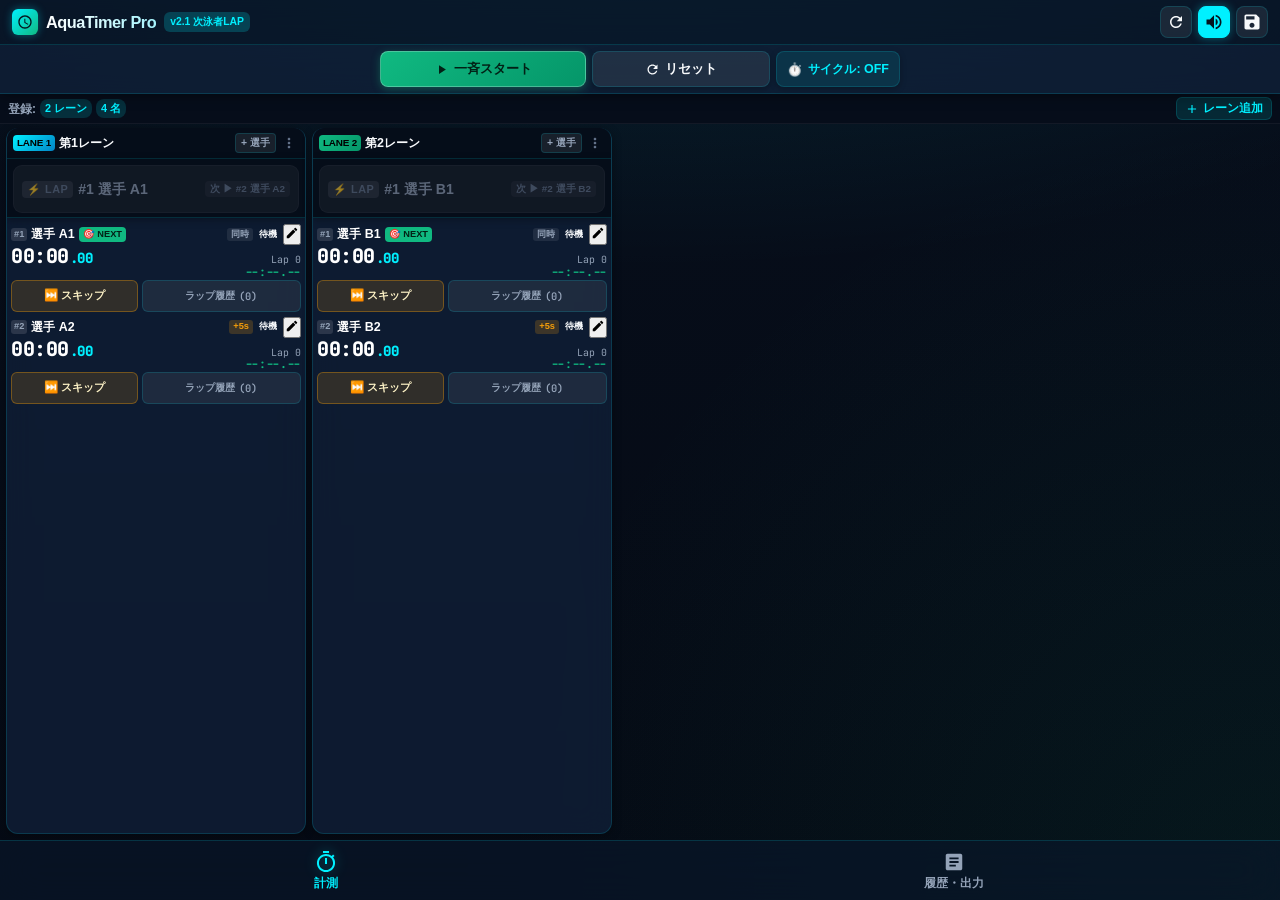
<file: index.html>
<!DOCTYPE html>
<html lang="ja">
<head>
  <meta charset="UTF-8">
  <meta name="viewport" content="width=device-width, initial-scale=1.0, maximum-scale=1.0, user-scalable=no, viewport-fit=cover">
  <title>AquaTimer Pro - 水泳ストップウォッチ</title>
  <meta name="description" content="水泳トレーニング用 複数レーン・複数人時間差計測対応 高精度ストップウォッチ">
  
  <!-- iOS Safari & PWA メタ設定 -->
  <meta name="apple-mobile-web-app-capable" content="yes">
  <meta name="apple-mobile-web-app-status-bar-style" content="black-translucent">
  <meta name="apple-mobile-web-app-title" content="AquaTimer">
  <meta name="theme-color" content="#060d1a">
  <link rel="manifest" href="manifest.json">
  <link rel="icon" type="image/svg+xml" href="assets/icon.svg">
  <link rel="apple-touch-icon" href="assets/icon.svg">

  <!-- Google Fonts: JetBrains Mono -->
  <link rel="preconnect" href="https://fonts.googleapis.com">
  <link rel="preconnect" href="https://fonts.gstatic.com" crossorigin>
  <link href="https://fonts.googleapis.com/css2?family=JetBrains+Mono:wght@400;600;700;800&family=Outfit:wght@400;600;700;800&display=swap" rel="stylesheet">

  <!-- スタイルシート (キャッシュバスター付与) -->
  <link rel="stylesheet" href="css/style.css?v=3.8">
  <link rel="stylesheet" href="css/timer.css?v=3.8">
  <link rel="stylesheet" href="css/history.css?v=3.8">
</head>
<body>
  <div id="app-container">
    
    <!-- アプリ最上部ヘッダー -->
    <header class="app-header">
      <div class="brand-wrapper">
        <div class="brand-icon">
          <svg viewBox="0 0 24 24">
            <path d="M12 2C6.48 2 2 6.48 2 12s4.48 10 10 10 10-4.48 10-10S17.52 2 12 2zm0 18c-4.41 0-8-3.59-8-8s3.59-8 8-8 8 3.59 8 8-3.59 8-8 8zm.5-13H11v6l5.25 3.15.75-1.23-4.5-2.67z"/>
          </svg>
        </div>
        <h1 class="brand-title">AquaTimer Pro</h1>
        <span style="font-size:0.65rem; background:rgba(0,240,255,0.2); color:var(--accent-cyan); padding:2px 6px; border-radius:6px; font-weight:800;">v2.1 次泳者LAP</span>
      </div>

      <div class="header-actions">
        <!-- キャッシュクリア＆最新化ボタン -->
        <button id="btn-force-refresh" class="icon-btn" title="最新状態に更新" aria-label="最新化">
          <svg viewBox="0 0 24 24" width="18" height="18" fill="currentColor">
            <path d="M17.65 6.35C16.2 4.9 14.21 4 12 4c-4.42 0-7.99 3.58-7.99 8s3.57 8 7.99 8c3.73 0 6.84-2.55 7.73-6h-2.08c-.82 2.33-3.04 4-5.65 4-3.31 0-6-2.69-6-6s2.69-6 6-6c1.66 0 3.14.69 4.22 1.78L13 11h7V4l-2.35 2.35z"/>
          </svg>
        </button>

        <!-- 音声ミュートトグル -->
        <button id="btn-toggle-sound" class="icon-btn active" title="効果音 ON/OFF" aria-label="効果音切り替え">
          <svg id="icon-sound-on" viewBox="0 0 24 24" width="20" height="20" fill="currentColor">
            <path d="M3 9v6h4l5 5V4L7 9H3zm13.5 3c0-1.77-1.02-3.29-2.5-4.03v8.05c1.48-.73 2.5-2.25 2.5-4.02zM14 3.23v2.06c2.89.86 5 3.54 5 6.71s-2.11 5.85-5 6.71v2.06c4.01-.91 7-4.49 7-8.77s-2.99-7.86-7-8.77z"/>
          </svg>
          <svg id="icon-sound-off" viewBox="0 0 24 24" width="20" height="20" fill="currentColor" style="display:none;">
            <path d="M16.5 12c0-1.77-1.02-3.29-2.5-4.03v2.21l2.45 2.45c.03-.2.05-.41.05-.63zm2.5 0c0 .94-.2 1.82-.54 2.64l1.51 1.51C20.63 14.91 21 13.5 21 12c0-4.28-2.99-7.86-7-8.77v2.06c2.89.86 5 3.54 5 6.71zM4.27 3L3 4.27 7.73 9H3v6h4l5 5v-6.73l4.25 4.25c-.67.52-1.42.93-2.25 1.18v2.06c1.38-.31 2.63-.95 3.69-1.81L19.73 21 21 19.73l-9-9L4.27 3zM12 4L9.91 6.09 12 8.18V4z"/>
          </svg>
        </button>

        <!-- セッション保存ボタン -->
        <button id="btn-header-save" class="icon-btn" title="現在の計測を保存" aria-label="計測保存">
          <svg viewBox="0 0 24 24" width="20" height="20" fill="currentColor">
            <path d="M17 3H5c-1.11 0-2 .9-2 2v14c0 1.1.89 2 2 2h14c1.1 0 2-.9 2-2V7l-4-4zm-5 16c-1.66 0-3-1.34-3-3s1.34-3 3-3 3 1.34 3 3-1.34 3-3 3zm3-10H5V5h10v4z"/>
          </svg>
        </button>
      </div>
    </header>

    <!-- メインビュー領域 -->
    <main class="main-view-container">

      <!-- ================= 画面1: メイン計測画面 (縦割りレイアウト) ================= -->
      <section id="view-timer" class="view-section active">
        
        <!-- 上部固定 一括コントロール ＆ サイクル設定 (スリム化) -->
        <div class="timer-header-panel">
          <!-- 一括操作ボタングループ -->
          <div class="main-controls-row">
            <!-- スタート / ストップ トグルボタン -->
            <button id="btn-main-toggle" class="main-btn main-btn-start" aria-label="一斉スタート">
              <svg viewBox="0 0 24 24" fill="currentColor">
                <path d="M8 5v14l11-7z"/>
              </svg>
              <span id="btn-main-toggle-text">一斉スタート</span>
            </button>

            <!-- 全員一括ラップボタン -->
            <button id="btn-main-lap-all" class="main-btn main-btn-lap-all" style="display:none;" aria-label="全員LAP">
              <svg viewBox="0 0 24 24" fill="currentColor">
                <path d="M12 2C6.48 2 2 6.48 2 12s4.48 10 10 10 10-4.48 10-10S17.52 2 12 2zm1 14h-2v-2h2v2zm0-4h-2V7h2v5z"/>
              </svg>
              <span>全員LAP</span>
            </button>

            <!-- リセットボタン -->
            <button id="btn-main-reset" class="main-btn main-btn-reset" aria-label="全リセット">
              <svg viewBox="0 0 24 24" fill="currentColor">
                <path d="M17.65 6.35C16.2 4.9 14.21 4 12 4c-4.42 0-7.99 3.58-7.99 8s3.57 8 7.99 8c3.73 0 6.84-2.55 7.73-6h-2.08c-.82 2.33-3.04 4-5.65 4-3.31 0-6-2.69-6-6s2.69-6 6-6c1.66 0 3.14.69 4.22 1.78L13 11h7V4l-2.35 2.35z"/>
              </svg>
              <span>リセット</span>
            </button>

            <!-- サイクル設定ボタン (コンパクト配置) -->
            <button id="btn-open-cycle-modal" class="cycle-pill-btn" title="サイクルタイム設定">
              <span class="cycle-icon">⏱️</span>
              <span id="cycle-label-text">サイクル: OFF</span>
            </button>
          </div>

          <!-- サイクル進行中バー -->
          <div id="cycle-progress-wrap" class="cycle-progress-wrap" style="display:none;">
            <span id="cycle-round-badge" class="cycle-round-badge">1本目</span>
            <span id="cycle-remain-text" class="cycle-remain-text">次まで --:--</span>
            <button id="btn-next-cycle" class="btn-next-cycle" title="今すぐ次サイクルへリセットスタート">次本 ⏩</button>
          </div>
        </div>

        <!-- レーン全体ツールバー -->
        <div class="lanes-top-toolbar">
          <div class="lanes-summary-text">
            <span>登録: </span>
            <span id="lanes-count-badge" class="lanes-summary-badge">2 レーン</span>
            <span id="swimmers-count-badge" class="lanes-summary-badge">4 名</span>
          </div>
          <div class="toolbar-actions">
            <button id="btn-add-lane" class="action-btn-sm" aria-label="レーン追加">
              <svg viewBox="0 0 24 24" width="14" height="14" fill="currentColor">
                <path d="M19 13h-6v6h-2v-6H5v-2h6V5h2v6h6v2z"/>
              </svg>
              <span>レーン追加</span>
            </button>
          </div>
        </div>

        <!-- 縦割りマルチカラム レーンコンテナ -->
        <div id="lanes-columns-container" class="lanes-columns-container">
          <!-- JSで動的生成 -->
        </div>

      </section>

      <!-- ================= 画面2: 履歴・データ画面 ================= -->
      <section id="view-history" class="view-section">
        <div class="history-view-content">
          <div class="history-header-bar">
            <h2 class="history-view-title">計測履歴データ</h2>
            <div class="history-actions">
              <button id="btn-clear-history" class="btn btn-secondary" style="font-size:0.8rem; padding: 6px 12px;">
                履歴全消去
              </button>
            </div>
          </div>

          <!-- 履歴リスト一覧 -->
          <div id="history-list-container" class="history-list-container">
            <!-- JSで動的生成 -->
          </div>
        </div>
      </section>

    </main>

    <!-- 下部ボトムナビゲーション -->
    <nav class="bottom-nav">
      <button class="nav-tab active" data-target="view-timer" aria-label="計測画面">
        <svg viewBox="0 0 24 24">
          <path d="M15 1H9v2h6V1zm-4 13h2V8h-2v6zm8.03-6.61l1.42-1.42c-.43-.51-.9-.99-1.41-1.41l-1.42 1.42C16.07 4.74 14.12 4 12 4c-4.97 0-9 4.03-9 9s4.02 9 9 9 9-4.03 9-9c0-2.12-.74-4.07-1.97-5.61zM12 20c-3.87 0-7-3.13-7-7s3.13-7 7-7 7 3.13 7 7-3.13 7-7 7z"/>
        </svg>
        <span>計測</span>
      </button>

      <button class="nav-tab" data-target="view-history" aria-label="履歴データ">
        <svg viewBox="0 0 24 24">
          <path d="M19 3H5c-1.1 0-2 .9-2 2v14c0 1.1.9 2 2 2h14c1.1 0 2-.9 2-2V5c0-1.1-.9-2-2-2zm-5 14H7v-2h7v2zm3-4H7v-2h10v2zm0-4H7V7h10v2z"/>
        </svg>
        <span>履歴・出力</span>
      </button>
    </nav>

    <!-- トースト通知コンテナ -->
    <div id="toast-container" class="toast-container"></div>

    <!-- ================= モーダル0: サイクルタイム設定 ================= -->
    <div id="modal-cycle-settings" class="modal-backdrop">
      <div class="modal-dialog">
        <div class="modal-header">
          <h3 class="modal-title">⏱️ サイクルタイム (インターバル) 設定</h3>
          <button class="modal-close" data-close="modal-cycle-settings">&times;</button>
        </div>
        <div class="modal-body">
          <p style="font-size:0.82rem; color:var(--text-secondary);">
            サイクルタイムを設定すると、指定時間ごとにタイマーが自動リセットして次の本数がスタートします。<br>
            <strong style="color:var(--accent-green);">※ 計測したラップ・スプリット記録は消えずにそのまま保持されます。</strong>
          </p>

          <div style="display:flex; flex-direction:column; gap:6px;">
            <label style="font-size:0.85rem; font-weight:700; color:var(--text-secondary);">プリセットから選択</label>
            <div style="display:grid; grid-template-columns: repeat(4, 1fr); gap:6px;">
              <button type="button" class="btn btn-secondary cycle-preset-btn" data-seconds="0" style="padding:6px; font-size:0.8rem;">OFF</button>
              <button type="button" class="btn btn-secondary cycle-preset-btn" data-seconds="30" style="padding:6px; font-size:0.8rem;">30秒</button>
              <button type="button" class="btn btn-secondary cycle-preset-btn" data-seconds="40" style="padding:6px; font-size:0.8rem;">40秒</button>
              <button type="button" class="btn btn-secondary cycle-preset-btn" data-seconds="45" style="padding:6px; font-size:0.8rem;">45秒</button>
              <button type="button" class="btn btn-secondary cycle-preset-btn" data-seconds="50" style="padding:6px; font-size:0.8rem;">50秒</button>
              <button type="button" class="btn btn-secondary cycle-preset-btn" data-seconds="55" style="padding:6px; font-size:0.8rem;">55秒</button>
              <button type="button" class="btn btn-secondary cycle-preset-btn" data-seconds="60" style="padding:6px; font-size:0.8rem;">1分00秒</button>
              <button type="button" class="btn btn-secondary cycle-preset-btn" data-seconds="65" style="padding:6px; font-size:0.8rem;">1分05秒</button>
              <button type="button" class="btn btn-secondary cycle-preset-btn" data-seconds="70" style="padding:6px; font-size:0.8rem;">1分10秒</button>
              <button type="button" class="btn btn-secondary cycle-preset-btn" data-seconds="75" style="padding:6px; font-size:0.8rem;">1分15秒</button>
              <button type="button" class="btn btn-secondary cycle-preset-btn" data-seconds="80" style="padding:6px; font-size:0.8rem;">1分20秒</button>
              <button type="button" class="btn btn-secondary cycle-preset-btn" data-seconds="90" style="padding:6px; font-size:0.8rem;">1分30秒</button>
              <button type="button" class="btn btn-secondary cycle-preset-btn" data-seconds="105" style="padding:6px; font-size:0.8rem;">1分45秒</button>
              <button type="button" class="btn btn-secondary cycle-preset-btn" data-seconds="120" style="padding:6px; font-size:0.8rem;">2分00秒</button>
              <button type="button" class="btn btn-secondary cycle-preset-btn" data-seconds="150" style="padding:6px; font-size:0.8rem;">2分30秒</button>
              <button type="button" class="btn btn-secondary cycle-preset-btn" data-seconds="180" style="padding:6px; font-size:0.8rem;">3分00秒</button>
            </div>
          </div>

          <div style="display:flex; flex-direction:column; gap:6px; margin-top:4px;">
            <label style="font-size:0.85rem; font-weight:700; color:var(--text-secondary);">カスタム時間指定 (分 / 秒)</label>
            <div style="display:flex; gap:8px; align-items:center;">
              <input type="number" id="input-cycle-min" min="0" max="59" placeholder="0" 
                style="flex:1; padding:8px 10px; background:rgba(0,0,0,0.3); border:1px solid var(--border-subtle); border-radius:8px; color:#fff; font-size:1.1rem; font-family:var(--font-mono); text-align:center;">
              <span style="font-weight:700; color:var(--text-secondary);">分</span>
              <input type="number" id="input-cycle-sec" min="0" max="59" placeholder="0" 
                style="flex:1; padding:8px 10px; background:rgba(0,0,0,0.3); border:1px solid var(--border-subtle); border-radius:8px; color:#fff; font-size:1.1rem; font-family:var(--font-mono); text-align:center;">
              <span style="font-weight:700; color:var(--text-secondary);">秒</span>
            </div>
          </div>
        </div>
        <div class="modal-footer">
          <button class="btn btn-secondary" data-close="modal-cycle-settings">キャンセル</button>
          <button id="btn-save-cycle" class="btn btn-primary">サイクルを設定</button>
        </div>
      </div>
    </div>

    <!-- ================= モーダル1: スイマー（選手）追加/編集 ================= -->
    <div id="modal-swimmer-edit" class="modal-backdrop">
      <div class="modal-dialog">
        <div class="modal-header">
          <h3 id="modal-swimmer-title" class="modal-title">選手設定</h3>
          <button class="modal-close" data-close="modal-swimmer-edit">&times;</button>
        </div>
        <div class="modal-body">
          <input type="hidden" id="edit-swimmer-lane-id">
          <input type="hidden" id="edit-swimmer-id">
          
          <div style="display:flex; flex-direction:column; gap:6px;">
            <label style="font-size:0.85rem; font-weight:700; color:var(--text-secondary);">選手名 / 泳者名</label>
            <input type="text" id="input-swimmer-name" placeholder="例: 選手 A / 田中" 
              style="width:100%; padding:10px 12px; background:rgba(0,0,0,0.3); border:1px solid var(--border-subtle); border-radius:10px; color:#fff; font-size:1rem;">
          </div>

          <div style="display:flex; flex-direction:column; gap:6px;">
            <label style="font-size:0.85rem; font-weight:700; color:var(--text-secondary);">
              時間差スタート (オフセット秒数)
            </label>
            <div style="display:flex; gap:8px;">
              <input type="number" id="input-swimmer-offset" min="0" step="1" placeholder="0" 
                style="flex:1; padding:10px 12px; background:rgba(0,0,0,0.3); border:1px solid var(--border-subtle); border-radius:10px; color:#fff; font-size:1.1rem; font-family:var(--font-mono);">
              <span style="display:flex; align-items:center; font-weight:700; color:var(--text-secondary);">秒後スタート</span>
            </div>
            
            <!-- プリセットボタン -->
            <div style="display:flex; gap:6px; margin-top:4px;">
              <button type="button" class="btn btn-secondary swimmer-offset-preset-btn" data-offset="0" style="padding:4px 8px; font-size:0.78rem;">0秒 (同時)</button>
              <button type="button" class="btn btn-secondary swimmer-offset-preset-btn" data-offset="5" style="padding:4px 8px; font-size:0.78rem;">5秒</button>
              <button type="button" class="btn btn-secondary swimmer-offset-preset-btn" data-offset="10" style="padding:4px 8px; font-size:0.78rem;">10秒</button>
              <button type="button" class="btn btn-secondary swimmer-offset-preset-btn" data-offset="15" style="padding:4px 8px; font-size:0.78rem;">15秒</button>
              <button type="button" class="btn btn-secondary swimmer-offset-preset-btn" data-offset="20" style="padding:4px 8px; font-size:0.78rem;">20秒</button>
            </div>
          </div>

          <div id="swimmer-delete-row" style="display:flex; justify-content:flex-start; margin-top:8px;">
            <button id="btn-delete-swimmer" class="btn btn-danger" style="font-size:0.85rem; padding:8px 14px;">
              この選手を削除
            </button>
          </div>
        </div>
        <div class="modal-footer">
          <button class="btn btn-secondary" data-close="modal-swimmer-edit">キャンセル</button>
          <button id="btn-save-swimmer" class="btn btn-primary">設定を保存</button>
        </div>
      </div>
    </div>

    <!-- ================= モーダル2: レーン設定/削除 ================= -->
    <div id="modal-lane-edit" class="modal-backdrop">
      <div class="modal-dialog">
        <div class="modal-header">
          <h3 id="modal-lane-title" class="modal-title">レーン設定</h3>
          <button class="modal-close" data-close="modal-lane-edit">&times;</button>
        </div>
        <div class="modal-body">
          <input type="hidden" id="edit-lane-id">
          
          <div style="display:flex; flex-direction:column; gap:6px;">
            <label style="font-size:0.85rem; font-weight:700; color:var(--text-secondary);">レーン表示名</label>
            <input type="text" id="input-lane-name" placeholder="例: 第1レーン" 
              style="width:100%; padding:10px 12px; background:rgba(0,0,0,0.3); border:1px solid var(--border-subtle); border-radius:10px; color:#fff; font-size:1rem;">
          </div>

          <div id="lane-delete-row" style="display:flex; justify-content:flex-start; margin-top:8px;">
            <button id="btn-delete-lane" class="btn btn-danger" style="font-size:0.85rem; padding:8px 14px;">
              このレーン（所属選手含む）を削除
            </button>
          </div>
        </div>
        <div class="modal-footer">
          <button class="btn btn-secondary" data-close="modal-lane-edit">キャンセル</button>
          <button id="btn-save-lane" class="btn btn-primary">設定を保存</button>
        </div>
      </div>
    </div>

    <!-- ================= モーダル3: セッション保存 ================= -->
    <div id="modal-save-session" class="modal-backdrop">
      <div class="modal-dialog">
        <div class="modal-header">
          <h3 class="modal-title">計測セッションの保存</h3>
          <button class="modal-close" data-close="modal-save-session">&times;</button>
        </div>
        <div class="modal-body">
          <div style="display:flex; flex-direction:column; gap:6px;">
            <label style="font-size:0.85rem; font-weight:700; color:var(--text-secondary);">セッションタイトル / メモ</label>
            <input type="text" id="input-session-title" placeholder="例: 50m×4本 メイン練習" 
              style="width:100%; padding:10px 12px; background:rgba(0,0,0,0.3); border:1px solid var(--border-subtle); border-radius:10px; color:#fff; font-size:1rem;">
          </div>
          <p style="font-size:0.82rem; color:var(--text-muted);">
            保存された記録は「履歴・出力」タブからいつでもテキスト(.txt)やCSVとしてiOS共有・ダウンロードできます。
          </p>
        </div>
        <div class="modal-footer">
          <button class="btn btn-secondary" data-close="modal-save-session">キャンセル</button>
          <button id="btn-confirm-save-session" class="btn btn-success">履歴に保存</button>
        </div>
      </div>
    </div>

    <!-- ================= モーダル4: エクスポート & 共有 ================= -->
    <div id="modal-export" class="modal-backdrop">
      <div class="modal-dialog" style="max-width:540px;">
        <div class="modal-header">
          <h3 id="export-modal-title" class="modal-title">記録のエクスポート & 共有</h3>
          <button class="modal-close" data-close="modal-export">&times;</button>
        </div>
        <div class="modal-body">
          <!-- フォーマット選択タブ -->
          <div style="display:flex; gap:8px; margin-bottom:4px;">
            <button id="tab-fmt-text" class="btn btn-primary" style="flex:1; font-size:0.85rem; padding:8px;">テキスト (.txt)</button>
            <button id="tab-fmt-csv" class="btn btn-secondary" style="flex:1; font-size:0.85rem; padding:8px;">CSV (.csv / Excel)</button>
          </div>

          <!-- プレビュー表示 -->
          <pre id="export-preview-content" class="export-preview-box"></pre>

          <!-- 共有アクション -->
          <div class="export-options-grid">
            <button id="btn-action-share" class="export-option-btn">
              <svg viewBox="0 0 24 24" fill="currentColor">
                <path d="M18 16.08c-.76 0-1.44.3-1.96.77L8.91 12.7c.05-.23.09-.46.09-.7s-.04-.47-.09-.7l7.05-4.11c.54.5 1.25.81 2.04.81 1.66 0 3-1.34 3-3s-1.34-3-3-3-3 1.34-3 3c0 .24.04.47.09.7L8.04 9.81C7.5 9.31 6.79 9 6 9c-1.66 0-3 1.34-3 3s1.34 3 3 3c.79 0 1.5-.31 2.04-.81l7.12 4.16c-.05.21-.08.43-.08.65 0 1.61 1.31 2.92 2.92 2.92s2.92-1.31 2.92-2.92c0-1.61-1.31-2.92-2.92-2.92z"/>
              </svg>
              <span class="export-option-title">iOS 共有 (AirDrop / メモ)</span>
              <span class="export-option-desc">標準シェアシートを開く</span>
            </button>

            <button id="btn-action-copy" class="export-option-btn">
              <svg viewBox="0 0 24 24" fill="currentColor">
                <path d="M16 1H4c-1.1 0-2 .9-2 2v14h2V3h12V1zm3 4H8c-1.1 0-2 .9-2 2v14c0 1.1.9 2 2 2h11c1.1 0 2-.9 2-2V7c0-1.1-.9-2-2-2zm0 16H8V7h11v14z"/>
              </svg>
              <span class="export-option-title">クリップボードにコピー</span>
              <span class="export-option-desc">テキストを即座にコピー</span>
            </button>
          </div>
        </div>
        <div class="modal-footer">
          <button class="btn btn-secondary" data-close="modal-export">閉じる</button>
          <button id="btn-action-download" class="btn btn-primary">ファイル保存</button>
        </div>
      </div>
    </div>

  </div>

  <!-- メインスクリプト -->
  <script type="module" src="js/app.js?v=3.0"></script>
</body>
</html>
</file>
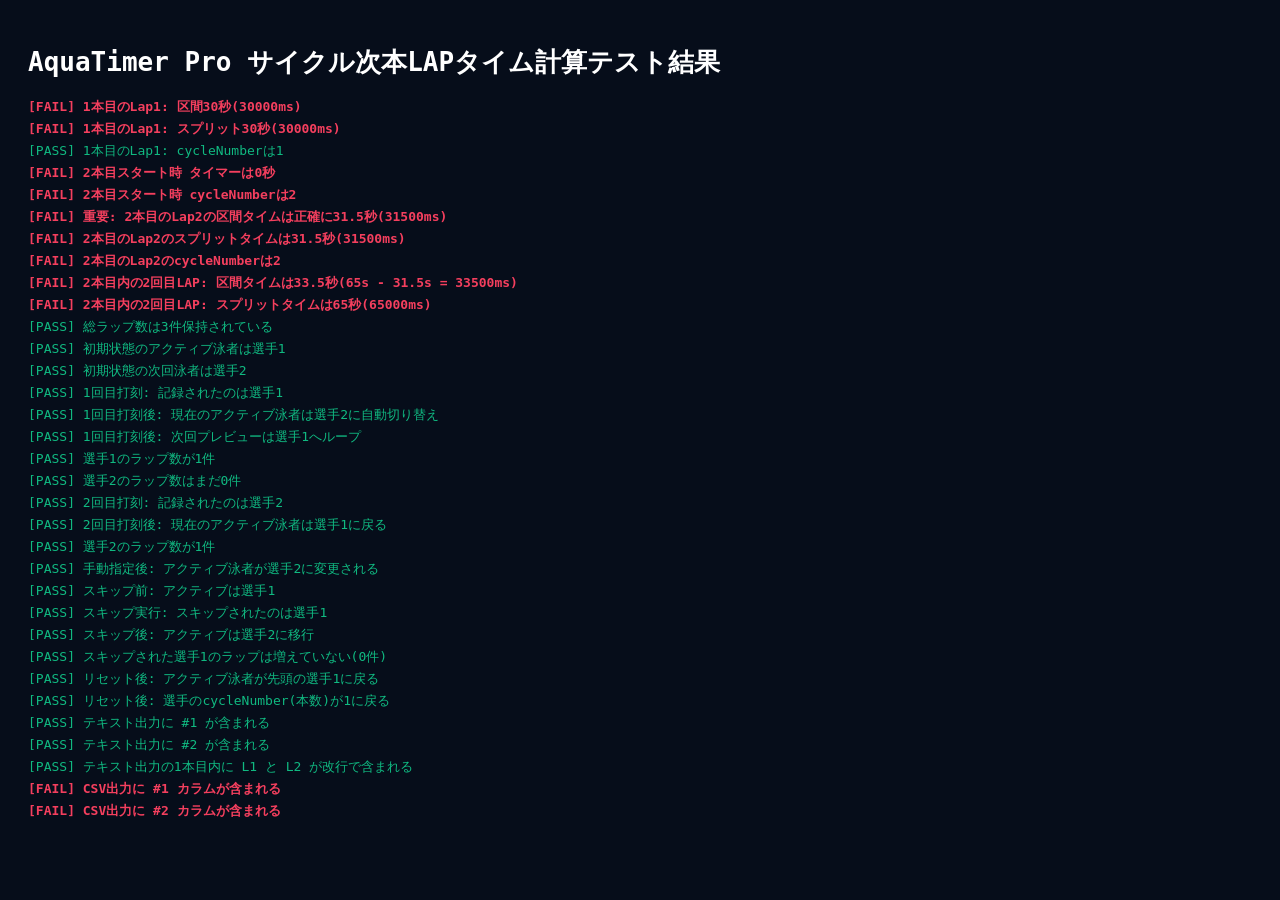
<file: test/verify_logic.html>
<!DOCTYPE html>
<html lang="ja">
<head>
  <meta charset="UTF-8">
  <title>AquaTimer Pro - サイクル次本LAPタイム計算検証テスト</title>
  <style>
    body { font-family: monospace; background: #060d1a; color: #fff; padding: 20px; }
    .pass { color: #10b981; margin: 4px 0; }
    .fail { color: #f43f5e; font-weight: bold; margin: 4px 0; }
    h2 { color: #00f0ff; margin-top: 20px; }
  </style>
</head>
<body>
  <h1>AquaTimer Pro サイクル次本LAPタイム計算テスト結果</h1>
  <div id="results"></div>

  <script type="module">
    import { LaneManager } from '../js/lane-manager.js';

    const results = document.getElementById('results');
    function assert(desc, condition) {
      const p = document.createElement('div');
      if (condition) {
        p.className = 'pass';
        p.textContent = `[PASS] ${desc}`;
      } else {
        p.className = 'fail';
        p.textContent = `[FAIL] ${desc}`;
      }
      results.appendChild(p);
    }

    // 1. サイクル練習での本数別LAPタイム計算テスト
    const lm = new LaneManager();
    const lane1 = lm.lanes[0];
    const s1 = lane1.swimmers[0];

    // スタート
    lm.onMainStart();

    // 1本目: 30.00秒でLAP打刻
    s1.currentElapsed = 30000;
    const lap1 = lm.recordSwimmerLap(lane1.id, s1.id);
    assert('1本目のLap1: 区間30秒(30000ms)', lap1.lapTime === 30000);
    assert('1本目のLap1: スプリット30秒(30000ms)', lap1.splitTime === 30000);
    assert('1本目のLap1: cycleNumberは1', lap1.cycleNumber === 1);

    // サイクルリセット (2本目へ)
    // 60秒到達で2本目へ自動リセット
    s1.currentElapsed = 60000;
    lm.update(60000); // サイクルリセット発火
    assert('2本目スタート時 タイマーは0秒', s1.currentElapsed === 0);
    assert('2本目スタート時 cycleNumberは2', s1.cycleNumber === 2);

    // 2本目: 31.50秒でLAP打刻！
    s1.currentElapsed = 31500;
    const lap2 = lm.recordSwimmerLap(lane1.id, s1.id);
    assert('重要: 2本目のLap2の区間タイムは正確に31.5秒(31500ms)', lap2.lapTime === 31500);
    assert('2本目のLap2のスプリットタイムは31.5秒(31500ms)', lap2.splitTime === 31500);
    assert('2本目のLap2のcycleNumberは2', lap2.cycleNumber === 2);

    // 2本目の中でさらに100mゴール時(1分05秒)に再度LAP打刻
    s1.currentElapsed = 65000;
    const lap3 = lm.recordSwimmerLap(lane1.id, s1.id);
    assert('2本目内の2回目LAP: 区間タイムは33.5秒(65s - 31.5s = 33500ms)', lap3.lapTime === 33500);
    assert('2本目内の2回目LAP: スプリットタイムは65秒(65000ms)', lap3.splitTime === 65000);

    // 総ラップ数は3件
    assert('総ラップ数は3件保持されている', s1.laps.length === 3);

    // 2. レーン次泳者LAP切り替えテスト
    const lm2 = new LaneManager();
    const l1 = lm2.lanes[0];
    const swimmer1 = l1.swimmers[0];
    const swimmer2 = l1.swimmers[1];

    lm2.onMainStart();
    swimmer1.currentElapsed = 25000;
    swimmer2.currentElapsed = 20000;

    // 初期状態は選手1がターゲット
    assert('初期状態のアクティブ泳者は選手1', lm2.getActiveSwimmer(l1.id).id === swimmer1.id);
    assert('初期状態の次回泳者は選手2', lm2.getNextSwimmer(l1.id).id === swimmer2.id);

    // 1回目のレーンLAP打刻 ➔ 選手1が記録され、次は選手2へ切り替わる
    const res1 = lm2.recordLaneNextLap(l1.id);
    assert('1回目打刻: 記録されたのは選手1', res1.swimmer.id === swimmer1.id);
    assert('1回目打刻後: 現在のアクティブ泳者は選手2に自動切り替え', lm2.getActiveSwimmer(l1.id).id === swimmer2.id);
    assert('1回目打刻後: 次回プレビューは選手1へループ', lm2.getNextSwimmer(l1.id).id === swimmer1.id);
    assert('選手1のラップ数が1件', swimmer1.laps.length === 1);
    assert('選手2のラップ数はまだ0件', swimmer2.laps.length === 0);

    // 2回目のレーンLAP打刻 ➔ 選手2が記録され、次は選手1へ戻る
    const res2 = lm2.recordLaneNextLap(l1.id);
    assert('2回目打刻: 記録されたのは選手2', res2.swimmer.id === swimmer2.id);
    assert('2回目打刻後: 現在のアクティブ泳者は選手1に戻る', lm2.getActiveSwimmer(l1.id).id === swimmer1.id);
    assert('選手2のラップ数が1件', swimmer2.laps.length === 1);

    // 手動で選手2を指定
    lm2.setActiveSwimmer(l1.id, swimmer2.id);
    assert('手動指定後: アクティブ泳者が選手2に変更される', lm2.getActiveSwimmer(l1.id).id === swimmer2.id);

    // スキップ機能のテスト
    lm2.onMainStart();
    assert('スキップ前: アクティブは選手1', lm2.getActiveSwimmer(l1.id).id === swimmer1.id);
    const skipRes = lm2.skipSwimmer(l1.id, swimmer1.id);
    assert('スキップ実行: スキップされたのは選手1', skipRes.skippedSwimmer.id === swimmer1.id);
    assert('スキップ後: アクティブは選手2に移行', lm2.getActiveSwimmer(l1.id).id === swimmer2.id);
    assert('スキップされた選手1のラップは増えていない(0件)', swimmer1.laps.length === 0);

    // リセット時
    swimmer1.cycleNumber = 5;
    lm2.resetAll();
    assert('リセット後: アクティブ泳者が先頭の選手1に戻る', lm2.getActiveSwimmer(l1.id).id === swimmer1.id);
    assert('リセット後: 選手のcycleNumber(本数)が1に戻る', swimmer1.cycleNumber === 1);

    // 3. 本数(#)別 ＆ 1本中改行エクスポートのテスト
    import('../js/exporter.js').then(({ Exporter }) => {
      const testSession = {
        title: 'テスト計測',
        createdAt: new Date().toISOString(),
        totalElapsed: 60000,
        totalSwimmers: 1,
        lanes: [{
          laneNumber: 1,
          name: '第1レーン',
          swimmers: [{
            order: 1,
            name: 'テスト選手',
            offsetSeconds: 0,
            finalTime: 60000,
            bestLap: 15000,
            avgLap: 15000,
            laps: [
              { lapNumber: 1, cycleNumber: 1, cycleLapNumber: 1, lapTime: 15000, splitTime: 15000 },
              { lapNumber: 2, cycleNumber: 1, cycleLapNumber: 2, lapTime: 15000, splitTime: 30000 },
              { lapNumber: 3, cycleNumber: 2, cycleLapNumber: 1, lapTime: 14500, splitTime: 14500 }
            ]
          }]
        }]
      };

      const txt = Exporter.generateTextFormat(testSession);
      assert('テキスト出力に #1 が含まれる', txt.includes('#1 (本数Goal:'));
      assert('テキスト出力に #2 が含まれる', txt.includes('#2 (本数Goal:'));
      assert('テキスト出力の1本目内に L1 と L2 が改行で含まれる', txt.includes('- L1:') && txt.includes('- L2:'));

      const csv = Exporter.generateCsvFormat(testSession);
      assert('CSV出力に #1 カラムが含まれる', csv.includes('"#1"'));
      assert('CSV出力に #2 カラムが含まれる', csv.includes('"#2"'));

      console.log('All tests finished successfully.');
    });
  </script>
</body>
</html>
</file>
<file: css/style.css>
/* ===================================================
   AquaTimer Pro - グローバルスタイル & テーマ定義
   =================================================== */

:root {
  /* テーマカラー */
  --bg-primary: #060d1a;
  --bg-secondary: #0c182c;
  --bg-card: rgba(16, 32, 58, 0.75);
  --bg-card-hover: rgba(23, 44, 78, 0.85);
  --bg-glass: rgba(10, 24, 44, 0.65);
  --border-subtle: rgba(0, 240, 255, 0.15);
  --border-focus: rgba(0, 240, 255, 0.6);
  --border-active: #00f0ff;

  /* アクセントカラー */
  --accent-cyan: #00f0ff;
  --accent-cyan-glow: rgba(0, 240, 255, 0.35);
  --accent-green: #10b981;
  --accent-green-glow: rgba(16, 185, 129, 0.35);
  --accent-amber: #f59e0b;
  --accent-amber-glow: rgba(245, 158, 11, 0.35);
  --accent-rose: #f43f5e;
  --accent-rose-glow: rgba(244, 63, 94, 0.35);
  --accent-purple: #a855f7;

  /* テキストカラー */
  --text-primary: #f8fafc;
  --text-secondary: #94a3b8;
  --text-muted: #64748b;
  --text-cyan: #38bdf8;
  --text-dark: #05131e;

  /* フォントスタック */
  --font-mono: 'JetBrains Mono', 'SF Mono', 'Roboto Mono', Menlo, Consolas, monospace;
  --font-sans: -apple-system, BlinkMacSystemFont, 'SF Pro Text', 'Helvetica Neue', 'Hiragino Sans', 'Hiragino Kaku Gothic ProN', Meiryo, sans-serif;

  /* レイアウト・セーフエリア */
  --safe-top: env(safe-area-inset-top, 0px);
  --safe-bottom: env(safe-area-inset-bottom, 0px);
  --safe-left: env(safe-area-inset-left, 0px);
  --safe-right: env(safe-area-inset-right, 0px);

  /* アニメーション */
  --transition-fast: 0.15s cubic-bezier(0.4, 0, 0.2, 1);
  --transition-normal: 0.25s cubic-bezier(0.4, 0, 0.2, 1);
}

/* リセット & 基本設定 */
*, *::before, *::after {
  box-sizing: border-box;
  margin: 0;
  padding: 0;
  -webkit-tap-highlight-color: transparent;
  user-select: none;
  -webkit-user-select: none;
}

input, textarea, select {
  user-select: auto;
  -webkit-user-select: auto;
}

html, body {
  width: 100%;
  height: 100%;
  background-color: var(--bg-primary);
  background-image: 
    radial-gradient(ellipse 80% 50% at 50% -20%, rgba(0, 240, 255, 0.12), transparent),
    radial-gradient(circle at 100% 100%, rgba(16, 185, 129, 0.08), transparent 50%),
    linear-gradient(180deg, #070e1b 0%, #050a14 100%);
  background-attachment: fixed;
  color: var(--text-primary);
  font-family: var(--font-sans);
  font-size: 16px;
  line-height: 1.5;
  overflow: hidden;
  -webkit-font-smoothing: antialiased;
}

/* アプリケーション全体コンテナ */
#app-container {
  display: flex;
  flex-direction: column;
  height: 100vh;
  height: 100dvh;
  padding-top: var(--safe-top);
  padding-bottom: var(--safe-bottom);
  padding-left: var(--safe-left);
  padding-right: var(--safe-right);
  position: relative;
}

/* アプリヘッダー (スリム化) */
.app-header {
  display: flex;
  align-items: center;
  justify-content: space-between;
  padding: 6px 12px;
  background: var(--bg-glass);
  backdrop-filter: blur(16px);
  -webkit-backdrop-filter: blur(16px);
  border-bottom: 1px solid var(--border-subtle);
  z-index: 50;
}

.brand-wrapper {
  display: flex;
  align-items: center;
  gap: 8px;
}

.brand-icon {
  width: 26px;
  height: 26px;
  border-radius: 6px;
  background: linear-gradient(135deg, var(--accent-cyan), var(--accent-green));
  display: flex;
  align-items: center;
  justify-content: center;
  box-shadow: 0 0 8px var(--accent-cyan-glow);
}

.brand-icon svg {
  width: 16px;
  height: 16px;
  fill: #05131e;
}

.brand-title {
  font-size: 1.02rem;
  font-weight: 800;
  letter-spacing: -0.5px;
  background: linear-gradient(90deg, #ffffff, #a5f3fc);
  -webkit-background-clip: text;
  -webkit-text-fill-color: transparent;
}

.header-actions {
  display: flex;
  align-items: center;
  gap: 6px;
}

.icon-btn {
  background: rgba(255, 255, 255, 0.08);
  border: 1px solid var(--border-subtle);
  color: var(--text-primary);
  width: 32px;
  height: 32px;
  border-radius: 8px;
  display: flex;
  align-items: center;
  justify-content: center;
  cursor: pointer;
  transition: var(--transition-fast);
}

.icon-btn:hover {
  background: rgba(255, 255, 255, 0.15);
  border-color: var(--accent-cyan);
}

.icon-btn:active {
  transform: scale(0.94);
}

.icon-btn.active {
  background: var(--accent-cyan);
  color: var(--text-dark);
  border-color: var(--accent-cyan);
  box-shadow: 0 0 10px var(--accent-cyan-glow);
}

/* メインコンテンツエリア */
.main-view-container {
  flex: 1;
  position: relative;
  overflow: hidden;
}

.view-section {
  position: absolute;
  top: 0;
  left: 0;
  width: 100%;
  height: 100%;
  display: none;
  flex-direction: column;
}

.view-section.active {
  display: flex;
}

/* 計測ビュー: 画面全体はスクロールせず、レーン内のスイマーリストのみスクロール */
#view-timer {
  overflow: hidden;
}

/* 履歴ビュー: 画面全体で縦スクロール */
#view-history {
  overflow-y: auto;
  -webkit-overflow-scrolling: touch;
}

/* 下部ボトムナビゲーションバー */
.bottom-nav {
  display: flex;
  align-items: center;
  justify-content: space-around;
  background: var(--bg-glass);
  backdrop-filter: blur(20px);
  -webkit-backdrop-filter: blur(20px);
  border-top: 1px solid var(--border-subtle);
  padding: 6px 12px;
  z-index: 50;
  height: 60px;
}

.nav-tab {
  display: flex;
  flex-direction: column;
  align-items: center;
  justify-content: center;
  background: transparent;
  border: none;
  color: var(--text-secondary);
  font-size: 0.72rem;
  font-weight: 600;
  gap: 3px;
  cursor: pointer;
  padding: 4px 16px;
  border-radius: 8px;
  transition: var(--transition-fast);
  flex: 1;
  max-width: 120px;
}

.nav-tab svg {
  width: 22px;
  height: 22px;
  fill: currentColor;
  transition: var(--transition-fast);
}

.nav-tab.active {
  color: var(--accent-cyan);
}

.nav-tab.active svg {
  transform: scale(1.1);
  filter: drop-shadow(0 0 6px var(--accent-cyan-glow));
}

.nav-tab:active {
  transform: scale(0.95);
}

/* トースト通知 */
.toast-container {
  position: fixed;
  top: calc(var(--safe-top) + 60px);
  left: 50%;
  transform: translateX(-50%);
  z-index: 9999;
  display: flex;
  flex-direction: column;
  gap: 8px;
  pointer-events: none;
}

.toast {
  background: rgba(15, 28, 50, 0.95);
  border: 1px solid var(--accent-cyan);
  color: var(--text-primary);
  padding: 10px 18px;
  border-radius: 24px;
  font-size: 0.88rem;
  font-weight: 600;
  box-shadow: 0 8px 24px rgba(0, 0, 0, 0.4), 0 0 12px var(--accent-cyan-glow);
  display: flex;
  align-items: center;
  gap: 8px;
  animation: toastFadeIn 0.25s ease-out forwards;
}

@keyframes toastFadeIn {
  from { opacity: 0; transform: translateY(-10px) scale(0.9); }
  to { opacity: 1; transform: translateY(0) scale(1); }
}

/* モーダル基本スタイル */
.modal-backdrop {
  position: fixed;
  top: 0;
  left: 0;
  width: 100vw;
  height: 100vh;
  background: rgba(4, 9, 18, 0.78);
  backdrop-filter: blur(8px);
  -webkit-backdrop-filter: blur(8px);
  z-index: 1000;
  display: none;
  align-items: center;
  justify-content: center;
  padding: 16px;
  opacity: 0;
  transition: opacity 0.25s ease;
}

.modal-backdrop.show {
  display: flex;
  opacity: 1;
}

.modal-dialog {
  background: var(--bg-secondary);
  border: 1px solid var(--border-subtle);
  border-radius: 20px;
  width: 100%;
  max-width: 480px;
  max-height: 90vh;
  display: flex;
  flex-direction: column;
  box-shadow: 0 16px 40px rgba(0, 0, 0, 0.6), 0 0 20px var(--accent-cyan-glow);
  overflow: hidden;
  animation: modalScaleUp 0.25s cubic-bezier(0.16, 1, 0.3, 1);
}

@keyframes modalScaleUp {
  from { transform: scale(0.92); opacity: 0; }
  to { transform: scale(1); opacity: 1; }
}

.modal-header {
  display: flex;
  align-items: center;
  justify-content: space-between;
  padding: 16px 20px;
  border-bottom: 1px solid var(--border-subtle);
}

.modal-title {
  font-size: 1.1rem;
  font-weight: 700;
}

.modal-close {
  background: transparent;
  border: none;
  color: var(--text-secondary);
  font-size: 1.5rem;
  cursor: pointer;
  padding: 4px 8px;
  border-radius: 8px;
}

.modal-body {
  padding: 20px;
  overflow-y: auto;
  display: flex;
  flex-direction: column;
  gap: 16px;
}

.modal-footer {
  padding: 14px 20px;
  border-top: 1px solid var(--border-subtle);
  display: flex;
  gap: 10px;
  justify-content: flex-end;
}

/* 汎用ボタンスタイル */
.btn {
  display: inline-flex;
  align-items: center;
  justify-content: center;
  gap: 8px;
  padding: 10px 18px;
  font-size: 0.92rem;
  font-weight: 600;
  border-radius: 12px;
  border: none;
  cursor: pointer;
  transition: var(--transition-fast);
}

.btn:active {
  transform: scale(0.96);
}

.btn-primary {
  background: linear-gradient(135deg, var(--accent-cyan), #0284c7);
  color: #031422;
  box-shadow: 0 4px 14px var(--accent-cyan-glow);
}

.btn-success {
  background: linear-gradient(135deg, var(--accent-green), #059669);
  color: #022015;
  box-shadow: 0 4px 14px var(--accent-green-glow);
}

.btn-danger {
  background: linear-gradient(135deg, var(--accent-rose), #be123c);
  color: #ffffff;
  box-shadow: 0 4px 14px var(--accent-rose-glow);
}

.btn-secondary {
  background: rgba(255, 255, 255, 0.1);
  color: var(--text-primary);
  border: 1px solid var(--border-subtle);
}

.btn-secondary:hover {
  background: rgba(255, 255, 255, 0.18);
}
</file>
<file: css/timer.css>
/* 一括コントロール固定バー (スリム化・上部固定) */
.timer-header-panel {
  background: var(--bg-card);
  backdrop-filter: blur(20px);
  -webkit-backdrop-filter: blur(20px);
  border-bottom: 1px solid var(--border-subtle);
  padding: 6px 8px;
  display: flex;
  flex-direction: column;
  align-items: center;
  gap: 5px;
  position: sticky;
  top: 0;
  z-index: 40;
  box-shadow: 0 2px 12px rgba(0, 0, 0, 0.4);
}

/* 一括操作ボタングループ */
.main-controls-row {
  display: flex;
  align-items: center;
  justify-content: center;
  gap: 6px;
  width: 100%;
  max-width: 520px;
}

/* 一括操作メインボタン (統一デザイン) */
.main-btn {
  flex: 1;
  height: 36px;
  font-size: 0.82rem;
  font-weight: 800;
  border-radius: 8px;
  border: 1px solid rgba(255, 255, 255, 0.15);
  cursor: pointer;
  display: flex;
  align-items: center;
  justify-content: center;
  gap: 5px;
  padding: 0 10px;
  transition: var(--transition-fast);
  box-shadow: 0 2px 6px rgba(0, 0, 0, 0.3);
  white-space: nowrap;
  user-select: none;
  -webkit-user-select: none;
}

.main-btn:active {
  transform: scale(0.96);
}

.main-btn svg {
  width: 15px;
  height: 15px;
  flex-shrink: 0;
}

/* 一斉スタート / 再開 */
.main-btn-start {
  background: linear-gradient(135deg, #10b981, #059669);
  color: #022015;
  border-color: rgba(255, 255, 255, 0.25);
  box-shadow: 0 2px 8px var(--accent-green-glow);
}

.main-btn-start:hover {
  background: linear-gradient(135deg, #34d399, #059669);
  box-shadow: 0 3px 12px var(--accent-green-glow);
}

/* 全停止 */
.main-btn-stop {
  background: linear-gradient(135deg, #f43f5e, #be123c);
  color: #ffffff;
  border-color: rgba(255, 255, 255, 0.25);
  box-shadow: 0 2px 8px var(--accent-rose-glow);
}

.main-btn-stop:hover {
  background: linear-gradient(135deg, #fb7185, #be123c);
  box-shadow: 0 3px 12px var(--accent-rose-glow);
}

/* 全員LAP */
.main-btn-lap-all {
  background: linear-gradient(135deg, #0ea5e9, #0284c7);
  color: #ffffff;
  border-color: rgba(255, 255, 255, 0.25);
  box-shadow: 0 2px 8px var(--accent-cyan-glow);
}

.main-btn-lap-all:hover {
  background: linear-gradient(135deg, #38bdf8, #0284c7);
  box-shadow: 0 3px 12px var(--accent-cyan-glow);
}

/* リセットボタン */
.main-btn-reset {
  flex: 0.85;
  background: rgba(255, 255, 255, 0.08);
  border: 1px solid var(--border-subtle);
  color: var(--text-primary);
  box-shadow: 0 2px 6px rgba(0, 0, 0, 0.25);
}

.main-btn-reset:hover {
  background: rgba(244, 63, 94, 0.18);
  border-color: rgba(244, 63, 94, 0.45);
  color: #ff8095;
}

/* サイクル設定ボタン (統一デザイン) */
.cycle-pill-btn {
  height: 36px;
  background: rgba(0, 240, 255, 0.1);
  border: 1px solid var(--border-subtle);
  color: var(--accent-cyan);
  padding: 0 10px;
  border-radius: 8px;
  font-size: 0.78rem;
  font-weight: 700;
  cursor: pointer;
  display: flex;
  align-items: center;
  gap: 5px;
  transition: var(--transition-fast);
  white-space: nowrap;
  box-shadow: 0 2px 6px rgba(0, 0, 0, 0.25);
}

.cycle-pill-btn:hover {
  background: rgba(0, 240, 255, 0.2);
  border-color: var(--accent-cyan);
}

.cycle-pill-btn:active {
  transform: scale(0.96);
}

/* サイクル進行中バー */
.cycle-progress-wrap {
  display: flex;
  align-items: center;
  gap: 5px;
  background: rgba(0, 0, 0, 0.3);
  padding: 2px 6px;
  border-radius: 8px;
  border: 1px solid rgba(255, 255, 255, 0.08);
}

.cycle-round-badge {
  font-size: 0.68rem;
  font-weight: 800;
  background: var(--accent-amber);
  color: #000;
  padding: 1px 5px;
  border-radius: 4px;
}

.cycle-remain-text {
  font-family: var(--font-mono);
  font-size: 0.75rem;
  font-weight: 700;
  color: #a5f3fc;
}

.btn-next-cycle {
  background: rgba(255, 255, 255, 0.1);
  border: 1px solid var(--border-subtle);
  color: var(--text-primary);
  font-size: 0.65rem;
  font-weight: 700;
  padding: 2px 6px;
  border-radius: 4px;
  cursor: pointer;
  transition: var(--transition-fast);
}

.btn-next-cycle:hover {
  background: var(--accent-cyan);
  color: #000;
}

/* レーン全体ツールバー (上部固定) */
.lanes-top-toolbar {
  display: flex;
  align-items: center;
  justify-content: space-between;
  padding: 3px 8px;
  flex-shrink: 0;
  background: var(--bg-primary);
  border-bottom: 1px solid rgba(255, 255, 255, 0.05);
  z-index: 20;
}

.lanes-summary-text {
  font-size: 0.75rem;
  font-weight: 700;
  color: var(--text-secondary);
  display: flex;
  align-items: center;
  gap: 4px;
}

.lanes-summary-badge {
  background: rgba(0, 240, 255, 0.15);
  color: var(--accent-cyan);
  padding: 1px 5px;
  border-radius: 8px;
  font-size: 0.68rem;
  font-weight: 800;
}

.toolbar-actions {
  display: flex;
  gap: 6px;
}

.action-btn-sm {
  background: rgba(0, 240, 255, 0.12);
  border: 1px solid var(--border-subtle);
  color: var(--accent-cyan);
  padding: 3px 8px;
  border-radius: 6px;
  font-size: 0.72rem;
  font-weight: 700;
  display: flex;
  align-items: center;
  gap: 4px;
  cursor: pointer;
  transition: var(--transition-fast);
}

.action-btn-sm:hover {
  background: rgba(0, 240, 255, 0.22);
}

/* ===================================================
   縦割り（マルチカラム）レイアウトコンテナ
   親の高さいっぱいに広がり、横スクロールのみ許可
   =================================================== */
.lanes-columns-container {
  flex: 1 1 0;
  min-height: 0;
  display: flex;
  gap: 6px;
  padding: 4px 6px 6px;
  overflow-x: auto;
  overflow-y: hidden;
  -webkit-overflow-scrolling: touch;
  align-items: stretch;
}

/* レーン縦割りカラム (親の高さいっぱいに固定・内部のみ縦スクロール) */
.lane-column {
  flex: 1 1 calc(50% - 3px);
  min-width: 155px;
  max-width: calc(50% - 3px);
  height: 100%;
  min-height: 0;
  background: var(--bg-card);
  border: 1px solid var(--border-subtle);
  border-radius: 12px;
  overflow: hidden;
  display: flex;
  flex-direction: column;
  box-shadow: 0 2px 10px rgba(0, 0, 0, 0.35);
  backdrop-filter: blur(14px);
  -webkit-backdrop-filter: blur(14px);
  border-top: 3px solid var(--lane-color, var(--accent-cyan));
}

/* タブレット・PC向けレスポンシブ拡張 */
@media (min-width: 680px) {
  .lane-column {
    flex: 1 1 calc(33.333% - 6px);
    max-width: 320px;
  }
}

@media (min-width: 1040px) {
  .lane-column {
    flex: 1 1 calc(25% - 6px);
    max-width: 300px;
  }
}

/* レーン縦割りヘッダー (常時固定・絶対スクロールしない) */
.lane-col-header {
  display: flex;
  align-items: center;
  justify-content: space-between;
  padding: 5px 6px;
  background: rgba(6, 13, 26, 0.96);
  border-bottom: 1px solid var(--border-subtle);
  flex-shrink: 0;
  z-index: 10;
}

.lane-col-header-left {
  display: flex;
  align-items: center;
  gap: 4px;
  min-width: 0;
}

.lane-badge-tag {
  font-size: 0.62rem;
  font-weight: 800;
  padding: 1px 4px;
  border-radius: 4px;
  background: var(--lane-color, #00f0ff);
  color: #000;
  letter-spacing: -0.2px;
  flex-shrink: 0;
}

.lane-col-title {
  font-size: 0.78rem;
  font-weight: 700;
  color: var(--text-primary);
  white-space: nowrap;
  overflow: hidden;
  text-overflow: ellipsis;
}

.lane-swimmers-count {
  font-size: 0.62rem;
  color: var(--text-muted);
  display: none; /* スマホ幅では省スペースのため非表示 */
}

.lane-col-header-actions {
  display: flex;
  align-items: center;
  gap: 3px;
  flex-shrink: 0;
}

.btn-add-swimmer-sm {
  background: rgba(255, 255, 255, 0.08);
  border: 1px solid var(--border-subtle);
  color: var(--text-secondary);
  font-size: 0.65rem;
  font-weight: 700;
  padding: 2px 5px;
  border-radius: 4px;
  cursor: pointer;
  display: flex;
  align-items: center;
  gap: 2px;
}

.btn-add-swimmer-sm:hover {
  color: var(--accent-cyan);
  border-color: var(--accent-cyan);
}

.btn-lane-menu {
  background: transparent;
  border: none;
  color: var(--text-muted);
  cursor: pointer;
  padding: 2px;
  display: flex;
  align-items: center;
}

/* ===================================================
   ★ レーン専用 次泳者LAPボタン (常時上部固定・絶対スクロールしない) ★
   =================================================== */
.lane-quick-lap-wrap {
  padding: 6px 6px 4px;
  background: rgba(6, 13, 26, 0.96);
  border-bottom: 1px solid var(--border-subtle);
  flex-shrink: 0;
  z-index: 10;
  box-shadow: 0 2px 8px rgba(0, 0, 0, 0.3);
}

.lane-btn-quick-lap {
  width: 100%;
  min-height: 48px;
  background: linear-gradient(135deg, #10b981, #059669);
  color: #022015;
  border: 1px solid rgba(255, 255, 255, 0.2);
  border-radius: 9px;
  padding: 5px 8px;
  cursor: pointer;
  display: flex;
  flex-direction: column;
  justify-content: center;
  gap: 2px;
  box-shadow: 0 2px 10px rgba(16, 185, 129, 0.35);
  transition: all 0.15s cubic-bezier(0.4, 0, 0.2, 1);
  position: relative;
  overflow: hidden;
  user-select: none;
  -webkit-user-select: none;
}

.lane-btn-quick-lap:hover:not(:disabled) {
  background: linear-gradient(135deg, #34d399, #059669);
  box-shadow: 0 4px 14px rgba(16, 185, 129, 0.5);
  transform: translateY(-1px);
}

.lane-btn-quick-lap:active:not(:disabled) {
  transform: scale(0.96);
  box-shadow: 0 1px 4px rgba(16, 185, 129, 0.4);
}

.lane-btn-quick-lap:disabled {
  background: rgba(255, 255, 255, 0.08);
  border-color: rgba(255, 255, 255, 0.05);
  color: var(--text-muted);
  box-shadow: none;
  cursor: not-allowed;
  opacity: 0.6;
}

.lap-btn-main-row {
  display: flex;
  align-items: center;
  justify-content: space-between;
  width: 100%;
}

.lap-btn-left {
  display: flex;
  align-items: center;
  gap: 5px;
  min-width: 0;
}

.lap-btn-icon-tag {
  background: #022015;
  color: #34d399;
  font-size: 0.68rem;
  font-weight: 900;
  padding: 2px 5px;
  border-radius: 4px;
  letter-spacing: 0.5px;
  flex-shrink: 0;
}

.lane-btn-quick-lap:disabled .lap-btn-icon-tag {
  background: rgba(255, 255, 255, 0.1);
  color: var(--text-muted);
}

.lap-target-name {
  font-size: 0.88rem;
  font-weight: 800;
  color: #022015;
  white-space: nowrap;
  overflow: hidden;
  text-overflow: ellipsis;
  max-width: 110px;
}

.lane-btn-quick-lap:disabled .lap-target-name {
  color: var(--text-secondary);
}

.lap-btn-right {
  display: flex;
  align-items: center;
}

.lap-next-hint {
  font-size: 0.62rem;
  font-weight: 700;
  color: rgba(2, 32, 21, 0.8);
  background: rgba(255, 255, 255, 0.25);
  padding: 1px 5px;
  border-radius: 4px;
  white-space: nowrap;
}

.lane-btn-quick-lap:disabled .lap-next-hint {
  color: var(--text-muted);
  background: rgba(255, 255, 255, 0.05);
}

/* ★ スイマーリストコンテナ (LAPボタンの下のエリアのみが滑らかに縦スクロール！) ★ */
.swimmers-list {
  display: flex;
  flex-direction: column;
  gap: 5px;
  padding: 6px 4px 30px;
  flex: 1 1 0;
  min-height: 0;
  overflow-y: auto;
  -webkit-overflow-scrolling: touch;
  overscroll-behavior: contain;
  scrollbar-width: thin;
  scrollbar-color: rgba(0, 240, 255, 0.25) transparent;
}

.swimmers-list::-webkit-scrollbar {
  width: 4px;
}

.swimmers-list::-webkit-scrollbar-track {
  background: transparent;
}

.swimmers-list::-webkit-scrollbar-thumb {
  background: rgba(0, 240, 255, 0.25);
  border-radius: 4px;
}

.swimmers-list::-webkit-scrollbar-thumb:hover {
  background: rgba(0, 240, 255, 0.5);
}

/* ★ ターゲットバッジ (NEXT LAP) ★ */
.swimmer-target-badge {
  font-size: 0.58rem;
  font-weight: 800;
  background: var(--accent-green);
  color: #022015;
  padding: 1px 4px;
  border-radius: 4px;
  display: none;
  animation: pulseTarget 1.2s infinite alternate;
}

.swimmer-card.is-active-target .swimmer-target-badge {
  display: inline-flex;
  align-items: center;
}

@keyframes pulseTarget {
  from { opacity: 0.85; transform: scale(0.98); }
  to { opacity: 1; transform: scale(1.04); }
}

/* スイマー上段情報 (コンパクト) */
.swimmer-header-row {
  display: flex;
  align-items: center;
  justify-content: space-between;
  gap: 3px;
}

.swimmer-name-wrap {
  display: flex;
  align-items: center;
  gap: 4px;
  min-width: 0;
}

.swimmer-order-badge {
  font-size: 0.58rem;
  font-weight: 800;
  background: rgba(255, 255, 255, 0.12);
  color: var(--text-secondary);
  padding: 0 3px;
  border-radius: 3px;
  flex-shrink: 0;
}

.swimmer-name {
  font-size: 0.78rem;
  font-weight: 700;
  color: #fff;
  white-space: nowrap;
  overflow: hidden;
  text-overflow: ellipsis;
  max-width: 75px;
}

.swimmer-meta-wrap {
  display: flex;
  align-items: center;
  gap: 3px;
  flex-shrink: 0;
}

.swimmer-offset-tag {
  font-size: 0.58rem;
  font-weight: 700;
  padding: 0 4px;
  border-radius: 3px;
  background: rgba(255, 255, 255, 0.08);
  color: var(--text-secondary);
  cursor: pointer;
}

.swimmer-offset-tag.has-offset {
  background: rgba(245, 158, 11, 0.2);
  color: var(--accent-amber);
}

.swimmer-status-tag {
  font-size: 0.58rem;
  font-weight: 700;
  padding: 0 3px;
  border-radius: 3px;
  text-transform: uppercase;
}

/* スイマー中段: タイマー ＆ 最新LAP */
.swimmer-timer-row {
  display: flex;
  align-items: baseline;
  justify-content: space-between;
  gap: 4px;
  padding: 1px 0;
}

.swimmer-digital-clock {
  font-family: var(--font-mono);
  font-size: 1.25rem;
  font-weight: 800;
  letter-spacing: -0.5px;
  color: #ffffff;
  line-height: 1;
  display: flex;
  align-items: baseline;
}

.swimmer-digital-clock.standby {
  color: var(--accent-amber);
  font-size: 1.08rem;
}

.swimmer-digital-clock .centis {
  font-size: 0.88rem;
  color: var(--accent-cyan);
  margin-left: 1px;
}

.swimmer-digital-clock.standby .centis {
  color: var(--accent-amber);
}

.swimmer-latest-lap-box {
  display: flex;
  flex-direction: column;
  align-items: flex-end;
  font-family: var(--font-mono);
  font-size: 0.62rem;
  color: var(--text-secondary);
  line-height: 1.1;
}

.swimmer-latest-lap-box strong {
  color: var(--accent-green);
  font-size: 0.72rem;
}

/* スイマー下段: 高速アクションボタン列 (押しやすさを最優先) */
.swimmer-actions-row {
  display: flex;
  gap: 4px;
  align-items: stretch;
}

.swimmer-btn-lap {
  flex: 3;
  height: 35px;
  background: linear-gradient(135deg, #10b981, #059669);
  color: #022015;
  font-size: 0.88rem;
  font-weight: 800;
  border-radius: 6px;
  border: none;
  display: flex;
  align-items: center;
  justify-content: center;
  gap: 2px;
  cursor: pointer;
  transition: var(--transition-fast);
  box-shadow: 0 1px 6px var(--accent-green-glow);
}

.swimmer-btn-lap svg {
  width: 13px;
  height: 13px;
}

.swimmer-btn-lap:active {
  transform: scale(0.95);
}

.swimmer-btn-lap:disabled {
  background: rgba(255, 255, 255, 0.08);
  color: var(--text-muted);
  box-shadow: none;
  cursor: not-allowed;
}

.swimmer-btn-skip {
  flex: 1;
  height: 32px;
  background: rgba(245, 158, 11, 0.15);
  border: 1px solid rgba(245, 158, 11, 0.35);
  color: #fef3c7;
  font-size: 0.68rem;
  font-weight: 700;
  border-radius: 6px;
  cursor: pointer;
  display: flex;
  align-items: center;
  justify-content: center;
  gap: 3px;
  transition: var(--transition-fast);
}

.swimmer-btn-skip:hover {
  background: rgba(245, 158, 11, 0.28);
  border-color: var(--accent-amber);
  color: #ffffff;
}

.swimmer-btn-skip:active {
  transform: scale(0.95);
}

.btn-skip-icon {
  font-size: 0.72rem;
  line-height: 1;
}

.swimmer-btn-accordion {
  flex: 1.2;
  height: 32px;
  background: rgba(255, 255, 255, 0.07);
  border: 1px solid var(--border-subtle);
  color: var(--text-secondary);
  font-size: 0.62rem;
  font-weight: 600;
  border-radius: 6px;
  cursor: pointer;
  display: flex;
  align-items: center;
  justify-content: center;
  gap: 2px;
  padding: 0 4px;
  transition: var(--transition-fast);
}

.swimmer-btn-accordion:hover {
  background: rgba(255, 255, 255, 0.12);
  color: #fff;
}

.swimmer-btn-accordion.open {
  background: rgba(0, 240, 255, 0.15);
  color: var(--accent-cyan);
  border-color: var(--accent-cyan);
}

/* スイマー内ラップ一覧アコーディオン (超コンパクト) */
.swimmer-laps-accordion {
  display: none;
  flex-direction: column;
  gap: 2px;
  border-top: 1px solid rgba(255, 255, 255, 0.08);
  padding-top: 4px;
  margin-top: 2px;
}

.swimmer-laps-accordion.show {
  display: flex;
}

/* ===================================================
   ★ 本数別 ＆ 1本中LAP改行表示テーブル ★
   =================================================== */
.laps-cycle-table {
  width: 100%;
  border-collapse: collapse;
  font-size: 0.68rem;
  font-family: var(--font-mono);
  margin-top: 3px;
}

.laps-cycle-table th {
  font-family: var(--font-sans);
  color: var(--text-muted);
  font-size: 0.58rem;
  font-weight: 700;
  padding: 3px 4px;
  border-bottom: 1px solid rgba(255, 255, 255, 0.1);
  background: rgba(0, 0, 0, 0.2);
}

.cycle-row {
  border-bottom: 1px solid rgba(255, 255, 255, 0.06);
  transition: background 0.15s ease;
}

.cycle-row:nth-child(even) {
  background: rgba(255, 255, 255, 0.02);
}

.cycle-row:hover {
  background: rgba(0, 240, 255, 0.05);
}

.cycle-num-cell {
  padding: 4px 2px;
  text-align: center;
  vertical-align: middle;
}

.cycle-num-badge {
  background: rgba(245, 158, 11, 0.2);
  color: var(--accent-amber);
  border: 1px solid rgba(245, 158, 11, 0.4);
  font-size: 0.65rem;
  font-weight: 800;
  padding: 2px 4px;
  border-radius: 4px;
  display: inline-block;
  letter-spacing: -0.2px;
}

.cycle-laps-cell {
  padding: 4px 4px;
  vertical-align: middle;
}

.cycle-laps-list {
  display: flex;
  flex-direction: column;
  gap: 2px;
}

.lap-item-line {
  display: flex;
  align-items: center;
  gap: 4px;
  line-height: 1.25;
  font-size: 0.66rem;
}

.lap-item-line.is-best-lap {
  color: var(--accent-green);
  font-weight: 700;
}

.lap-item-num {
  font-size: 0.62rem;
  font-weight: 700;
  color: var(--accent-cyan);
  flex-shrink: 0;
  min-width: 22px;
}

.lap-item-time {
  color: #ffffff;
  font-weight: 700;
}

.lap-item-line.is-best-lap .lap-item-time {
  color: var(--accent-green);
}

.lap-item-split {
  font-size: 0.58rem;
  color: var(--text-muted);
  white-space: nowrap;
}

.lap-crown-icon {
  font-size: 0.65rem;
  margin-left: 2px;
}

.cycle-final-cell {
  padding: 4px 4px;
  text-align: right;
  vertical-align: middle;
  white-space: nowrap;
}

.cycle-final-label {
  display: block;
  font-size: 0.52rem;
  color: var(--text-muted);
  font-family: var(--font-sans);
  line-height: 1;
}

.cycle-final-time {
  font-size: 0.72rem;
  font-weight: 800;
  color: #a5f3fc;
  display: block;
}

.empty-laps-msg {
  text-align: center;
  font-size: 0.65rem;
  color: var(--text-muted);
  padding: 6px 0;
}
</file>
<file: css/history.css>
/* ===================================================
   AquaTimer Pro - 履歴・データ画面スタイル (css/history.css)
   =================================================== */

.history-view-content {
  padding: 16px;
  padding-bottom: 80px;
  display: flex;
  flex-direction: column;
  gap: 16px;
}

.history-header-bar {
  display: flex;
  align-items: center;
  justify-content: space-between;
}

.history-view-title {
  font-size: 1.2rem;
  font-weight: 800;
  color: var(--text-primary);
}

.history-actions {
  display: flex;
  gap: 8px;
}

.history-list-container {
  display: flex;
  flex-direction: column;
  gap: 12px;
}

/* セッションカード */
.session-card {
  background: var(--bg-card);
  border: 1px solid var(--border-subtle);
  border-radius: 16px;
  padding: 16px;
  display: flex;
  flex-direction: column;
  gap: 12px;
  backdrop-filter: blur(12px);
  -webkit-backdrop-filter: blur(12px);
  transition: var(--transition-fast);
}

.session-card:hover {
  border-color: var(--border-focus);
}

.session-card-header {
  display: flex;
  align-items: flex-start;
  justify-content: space-between;
}

.session-title {
  font-size: 1.05rem;
  font-weight: 700;
  color: var(--text-primary);
}

.session-date {
  font-size: 0.78rem;
  color: var(--text-muted);
}

.session-meta-row {
  display: flex;
  align-items: center;
  gap: 14px;
  font-size: 0.85rem;
  color: var(--text-secondary);
}

.session-meta-item {
  display: flex;
  align-items: center;
  gap: 4px;
}

.session-meta-item strong {
  color: var(--accent-cyan);
  font-family: var(--font-mono);
}

/* セッション内レーンプレビューチップ */
.session-lanes-preview {
  display: flex;
  flex-wrap: wrap;
  gap: 6px;
}

.lane-pill {
  font-size: 0.75rem;
  font-weight: 700;
  padding: 3px 8px;
  border-radius: 6px;
  background: rgba(255, 255, 255, 0.08);
  display: flex;
  align-items: center;
  gap: 6px;
}

.lane-pill-dot {
  width: 8px;
  height: 8px;
  border-radius: 50%;
}

.lane-pill-time {
  font-family: var(--font-mono);
  color: var(--accent-cyan);
}

/* セッションカードアクション */
.session-card-footer {
  display: flex;
  align-items: center;
  justify-content: space-between;
  border-top: 1px solid rgba(255, 255, 255, 0.06);
  padding-top: 10px;
}

.session-footer-actions {
  display: flex;
  align-items: center;
  gap: 8px;
}

/* 空状態 (Empty state) */
.history-empty-state {
  display: flex;
  flex-direction: column;
  align-items: center;
  justify-content: center;
  padding: 60px 20px;
  gap: 16px;
  text-align: center;
}

.history-empty-icon {
  width: 64px;
  height: 64px;
  border-radius: 50%;
  background: rgba(0, 240, 255, 0.1);
  display: flex;
  align-items: center;
  justify-content: center;
  color: var(--accent-cyan);
}

.history-empty-icon svg {
  width: 32px;
  height: 32px;
}

.history-empty-text {
  font-size: 0.95rem;
  color: var(--text-secondary);
}

/* エクスポートモーダル専用スタイル */
.export-preview-box {
  background: #020712;
  border: 1px solid var(--border-subtle);
  border-radius: 10px;
  padding: 12px;
  font-family: var(--font-mono);
  font-size: 0.78rem;
  line-height: 1.4;
  color: #a5f3fc;
  max-height: 220px;
  overflow-y: auto;
  white-space: pre;
}

.export-options-grid {
  display: grid;
  grid-template-columns: 1fr 1fr;
  gap: 10px;
}

.export-option-btn {
  display: flex;
  flex-direction: column;
  align-items: center;
  justify-content: center;
  padding: 14px;
  background: rgba(255, 255, 255, 0.06);
  border: 1px solid var(--border-subtle);
  border-radius: 12px;
  color: var(--text-primary);
  gap: 6px;
  cursor: pointer;
  transition: var(--transition-fast);
}

.export-option-btn:hover {
  background: rgba(0, 240, 255, 0.15);
  border-color: var(--accent-cyan);
}

.export-option-btn svg {
  width: 28px;
  height: 28px;
  color: var(--accent-cyan);
}

.export-option-title {
  font-size: 0.88rem;
  font-weight: 700;
}

.export-option-desc {
  font-size: 0.72rem;
  color: var(--text-muted);
}
</file>
